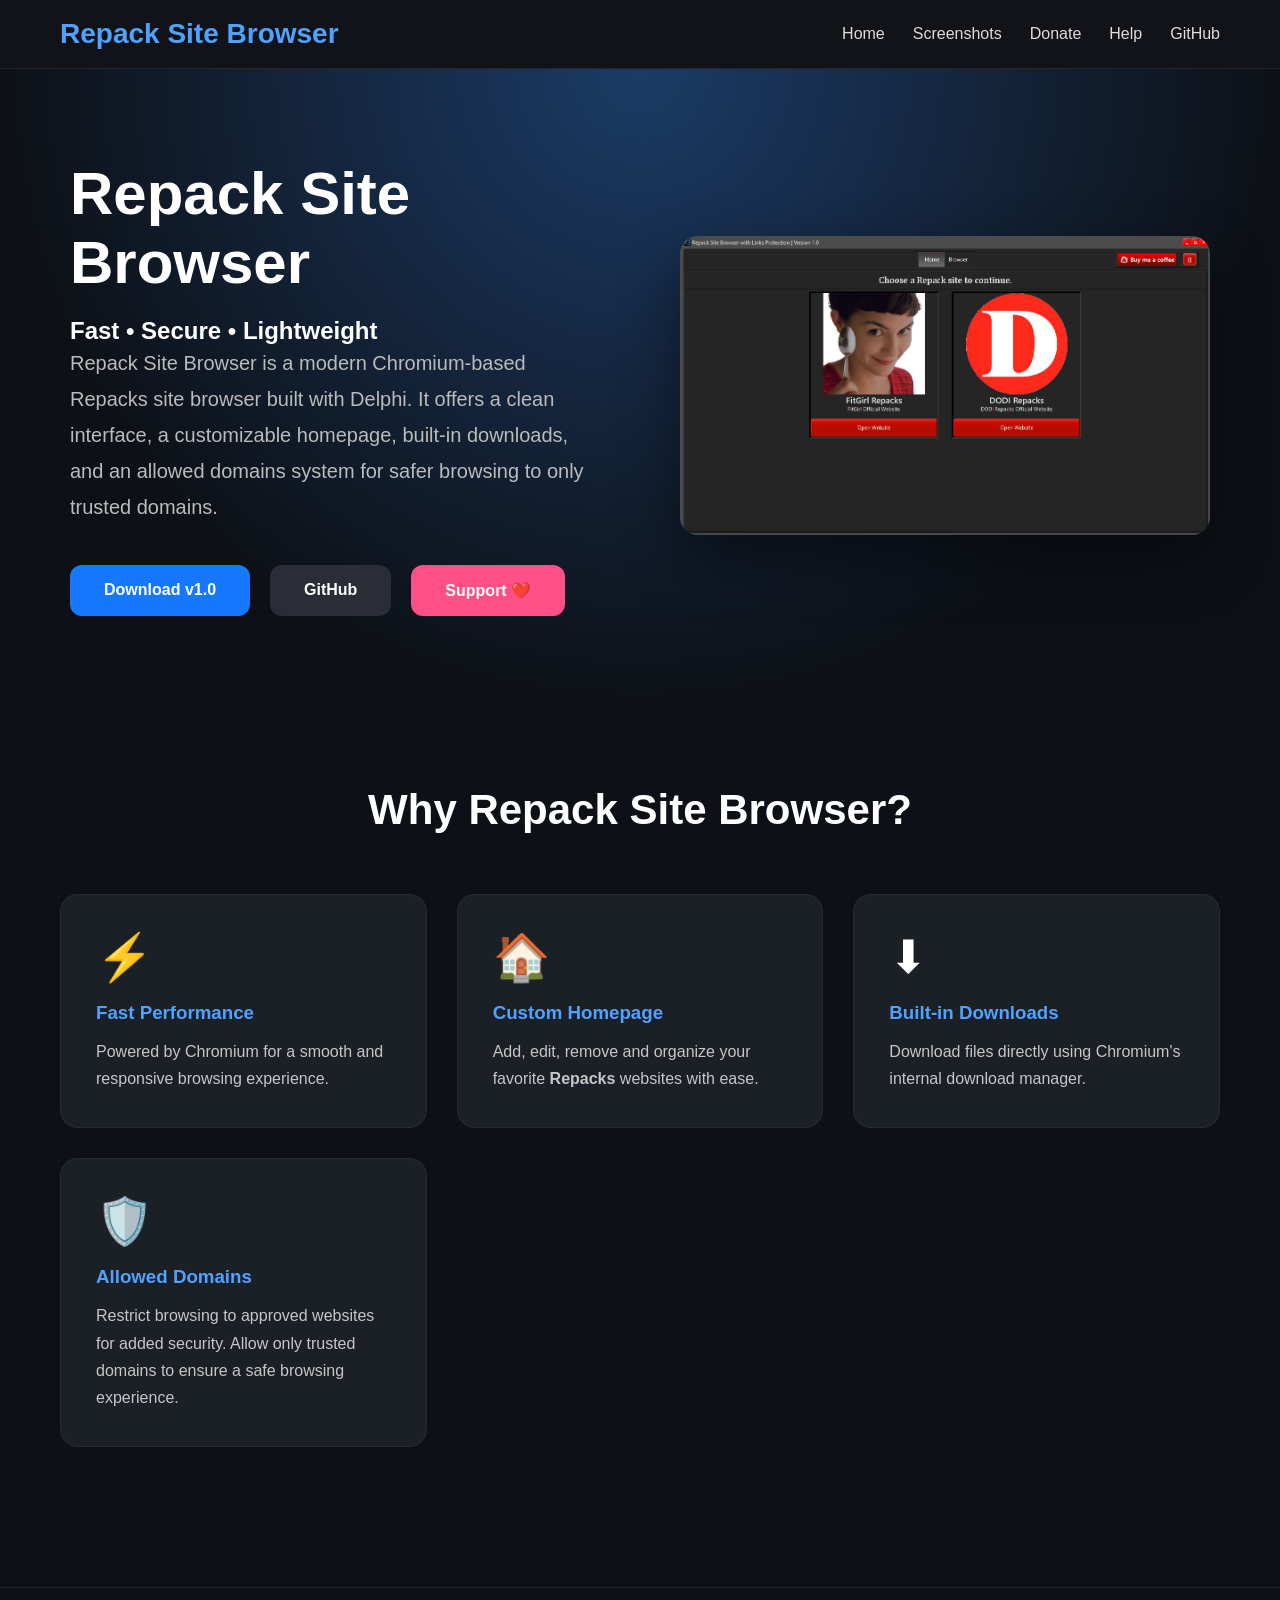
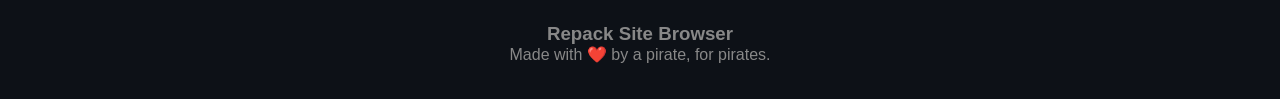
<file: index.html>
<!DOCTYPE html>
<html lang="en">
<head>
    <meta charset="UTF-8">
    <meta name="viewport" content="width=device-width, initial-scale=1.0">
    <title>Repack Site Browser</title>

    <link rel="stylesheet" href="css/style.css">
</head>

<body>

<header class="navbar">

    <div class="logo">
        Repack Site Browser
    </div>

    <nav>

        <a href="index.html">Home</a>

        <a href="screenshots.html">Screenshots</a>

        <a href="donate.html">Donate</a>

        <a href="help.html">Help</a>

        <a href="https://github.com/AKhaleelBaloch/repack-browser-app/" target="_blank">
            GitHub
        </a>

    </nav>

</header>

<section class="hero">

    <div class="heroText">

        <h1>Repack Site Browser</h1>

        <h2>
            Fast • Secure • Lightweight
        </h2>

        <p>
            Repack Site Browser is a modern Chromium-based Repacks site browser built with Delphi.
            It offers a clean interface, a customizable homepage,
            built-in downloads, and an allowed domains system for safer browsing to only trusted domains.
        </p>

        <div class="heroButtons">

            <a class="downloadButton" href="https://github.com/AKhaleelBaloch/repack-browser-app/releases" target="_blank">
                Download v1.0
            </a>

            <a class="githubButton"
               href="https://github.com/AKhaleelBaloch/repack-browser-app"
               target="_blank">
                GitHub
            </a>

            <a class="donateButton"
               href="donate.html">
                Support ❤️
            </a>

        </div>

    </div>

    <div class="heroImage">

        <a href="screenshots.html">
            <img src="images/1.png" alt="See Screenshots">
        </a>

    </div>

</section>



<section class="features">

    <h2 class="sectionTitle">
        Why Repack Site Browser?
    </h2>

    <div class="featureGrid">

        <div class="featureCard">
            <div class="icon">⚡</div>
            <h3>Fast Performance</h3>
            <p>
                Powered by Chromium for a smooth and responsive browsing experience.
            </p>
        </div>

        <div class="featureCard">
            <div class="icon">🏠</div>
            <h3>Custom Homepage</h3>
            <p>
                Add, edit, remove and organize your favorite <b>Repacks</b> websites with ease.
            </p>
        </div>

        <div class="featureCard">
            <div class="icon">⬇</div>
            <h3>Built-in Downloads</h3>
            <p>
                Download files directly using Chromium's internal download manager.
            </p>
        </div>

        <div class="featureCard">
            <div class="icon">🛡️</div>
            <h3>Allowed Domains</h3>
            <p>
                Restrict browsing to approved websites for added security. Allow only trusted domains to ensure a safe browsing experience.
            </p>
        </div>

    </div>

</section>


<footer>

    <h3>Repack Site Browser</h3>

    <p class="copyright">
Made with ❤️ by a pirate, for pirates.
    </p>

</footer>

<div id="toast" class="toast">
    ✔ Copied to clipboard
</div>

<script src="js/script.js"></script>

</body>
</html>
</file>
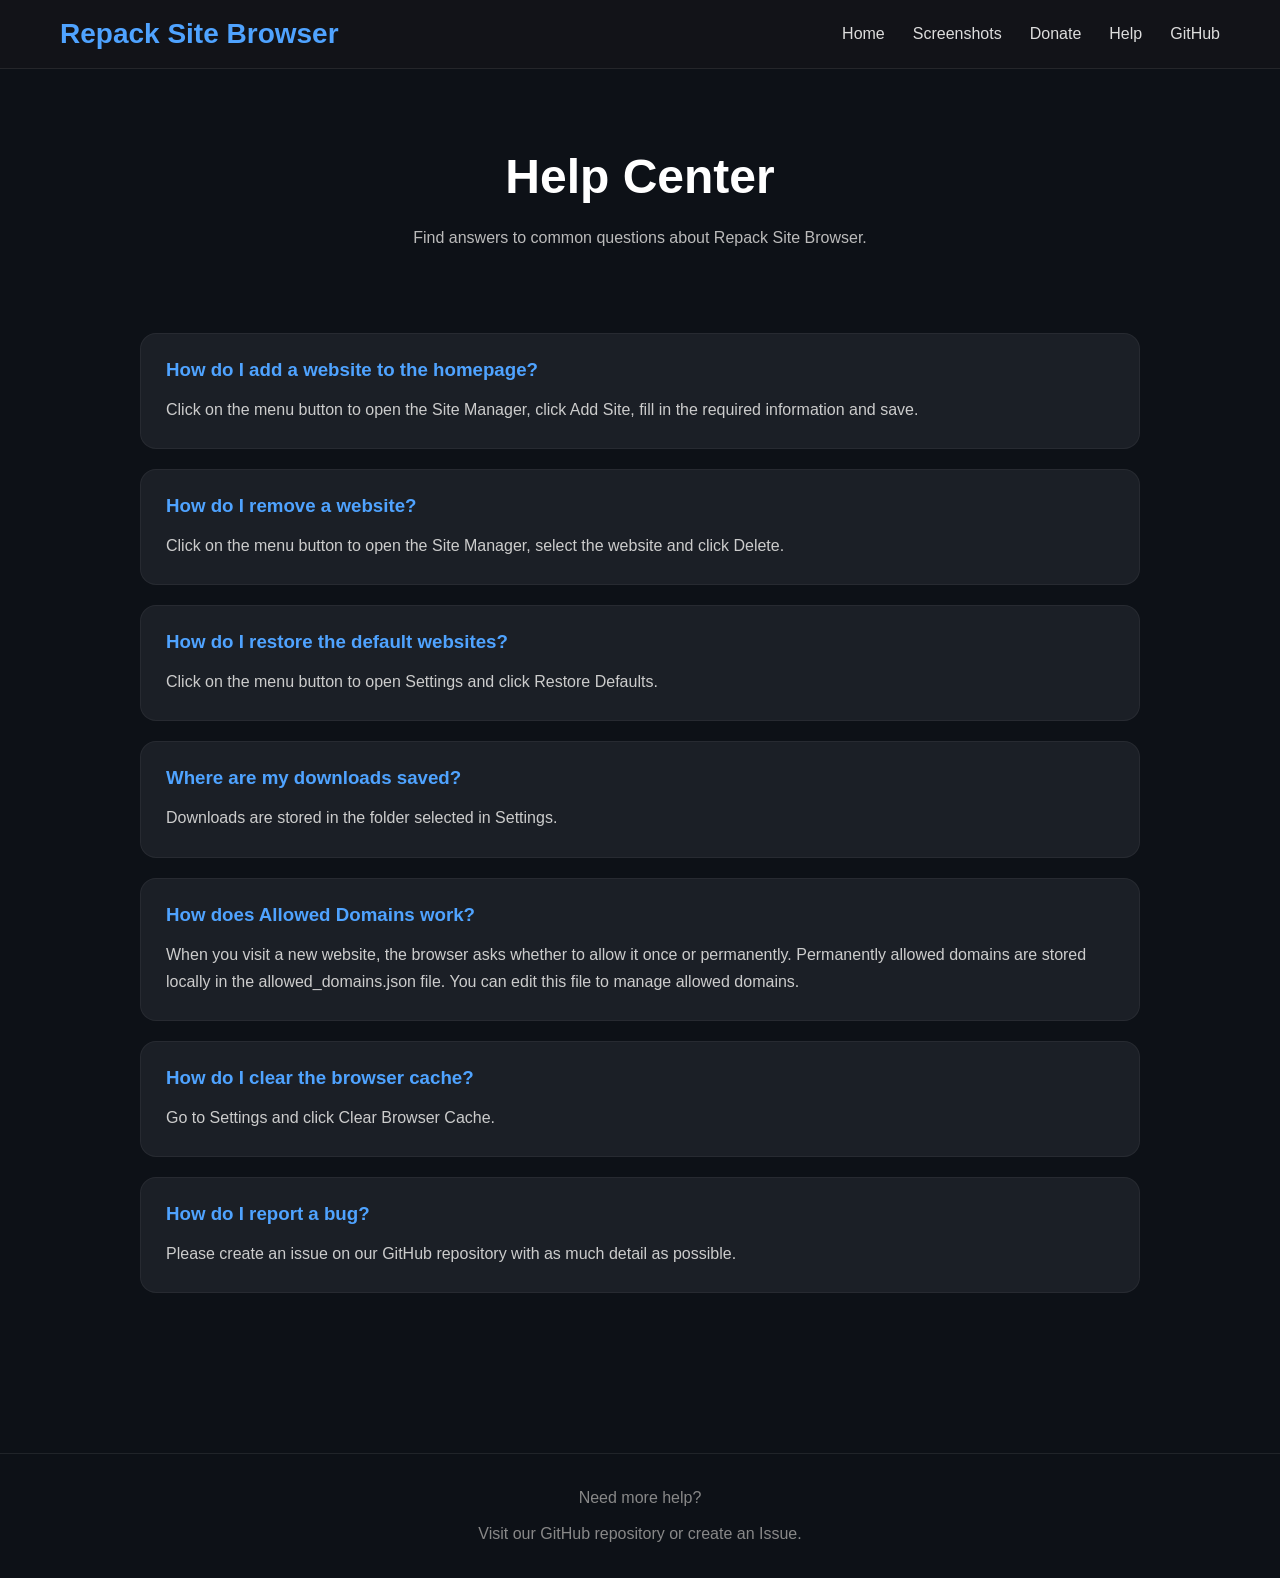
<file: help.html>
<!DOCTYPE html>
<html lang="en">

<head>

<meta charset="UTF-8">
<meta name="viewport" content="width=device-width, initial-scale=1.0">

<title>Repack Site Browser - Help</title>

<link rel="stylesheet" href="css/style.css">

</head>

<body>

<header class="navbar">

    <div class="logo">
        Repack Site Browser
    </div>

    <nav>

        <a href="index.html">Home</a>

        <a href="screenshots.html">Screenshots</a>

        <a href="donate.html">Donate</a>

        <a href="help.html">Help</a>

        <a href="https://github.com/AKhaleelBaloch/repack-browser" target="_blank">
            GitHub
        </a>

    </nav>

</header>

<section class="pageHeader">

    <h1>Help Center</h1>

    <p>
        Find answers to common questions about Repack Site Browser.
    </p>

</section>

<section class="faq">

<div class="faqItem">

<h3>How do I add a website to the homepage?</h3>

<p>
Click on the menu button to open the Site Manager, click Add Site, fill in the required information and save.
</p>

</div>

<div class="faqItem">

<h3>How do I remove a website?</h3>

<p>
Click on the menu button to open the Site Manager, select the website and click Delete.
</p>

</div>

<div class="faqItem">

<h3>How do I restore the default websites?</h3>

<p>
Click on the menu button to open Settings and click Restore Defaults.
</p>

</div>

<div class="faqItem">

<h3>Where are my downloads saved?</h3>

<p>
Downloads are stored in the folder selected in Settings.
</p>

</div>

<div class="faqItem">

<h3>How does Allowed Domains work?</h3>

<p>
When you visit a new website, the browser asks whether to allow it once or permanently. Permanently allowed domains are stored locally in the allowed_domains.json file. You can edit this file to manage allowed domains.
</p>

</div>

<div class="faqItem">

<h3>How do I clear the browser cache?</h3>

<p>
Go to Settings and click Clear Browser Cache.
</p>

</div>

<div class="faqItem">

<h3>How do I report a bug?</h3>

<p>
Please create an issue on our GitHub repository with as much detail as possible.
</p>

</div>

</section>

<footer>

Need more help?

<br><br>

Visit our GitHub repository or create an Issue.

</footer>

</body>

</html>
</file>
<file: css/style.css>
/* ===========================
   DO FIT Browser
   Windows 11 Fluent UI Theme
=========================== */

*{
    margin:0;
    padding:0;
    box-sizing:border-box;
}

html{
    scroll-behavior:smooth;
}

body{
    font-family:"Segoe UI",Arial,sans-serif;
    background:#0d1117;
    color:#fff;
    overflow-x:hidden;
}

/* Links */

a{
    color:inherit;
    text-decoration:none;
}

/* ===========================
   Navigation
=========================== */

.navbar{

    position:sticky;
    top:0;

    display:flex;
    justify-content:space-between;
    align-items:center;

    padding:18px 60px;

    background:rgba(20,20,25,.80);

    backdrop-filter:blur(20px);

    border-bottom:1px solid rgba(255,255,255,.08);

    z-index:999;
}

.logo{

    font-size:28px;
    font-weight:bold;

    color:#4fa3ff;
}

nav{

    display:flex;

    gap:28px;
}

nav a{

    transition:.25s;

    color:#ddd;
}

nav a:hover{

    color:#4fa3ff;
}

/* ===========================
   Hero
=========================== */

.hero{

    display:flex;

    align-items:center;

    justify-content:space-between;

    gap:80px;

    padding:90px 70px;

    background:
    radial-gradient(circle at top,#1b3b66 0%,#0d1117 70%);
}

.heroText{

    flex:1;
}

.heroText h1{

    font-size:60px;

    margin-bottom:20px;
}

.heroText p{

    font-size:20px;

    color:#bbbbbb;

    line-height:1.8;

    margin-bottom:40px;
}

.heroButtons{

    display:flex;

    gap:20px;

    flex-wrap:wrap;
}

.heroImage{

    flex:1;

    text-align:center;
}

.heroImage img{

    width:100%;

    max-width:700px;

    border-radius:18px;

    box-shadow:0 25px 60px rgba(0,0,0,.45);

    transition:.35s;
}

.heroImage img:hover{

    transform:scale(1.02);
}

/* ===========================
   Buttons
=========================== */

.downloadButton,
.githubButton,
.donateButton{

    display:inline-block;

    padding:16px 34px;

    border-radius:12px;

    font-weight:bold;

    transition:.3s;
}

.downloadButton{

    background:#1678ff;
}

.downloadButton:hover{

    background:#3390ff;

    transform:translateY(-3px);

    box-shadow:0 15px 40px rgba(0,120,255,.45);
}

.githubButton{

    background:#2a2d35;
}

.githubButton:hover{

    background:#3b82f6;
}

.donateButton{

    background:#ff4f87;
}

.donateButton:hover{

    background:#ff6ca0;
}

/* ===========================
   Section Title
=========================== */

.sectionTitle{

    text-align:center;

    font-size:42px;

    margin-bottom:60px;
}

/* ===========================
   Features
=========================== */

.features{

    padding:80px 60px;
}

.featureGrid{

    display:grid;

    grid-template-columns:repeat(auto-fit,minmax(300px,1fr));

    gap:30px;
}

.featureCard{

    background:#1b1f26;

    border-radius:18px;

    padding:35px;

    border:1px solid rgba(255,255,255,.05);

    transition:.35s;
}

.featureCard:hover{

    transform:translateY(-8px);

    border-color:#4fa3ff;

    box-shadow:0 18px 40px rgba(0,0,0,.35);
}

.icon{

    font-size:46px;

    margin-bottom:18px;
}

.featureCard h3{

    margin-bottom:14px;

    color:#4fa3ff;
}

.featureCard p{

    color:#c6c6c6;

    line-height:1.7;
}

/* ===========================
   Latest Release
=========================== */

.latestRelease{

    text-align:center;

    padding:80px 20px;
}

.latestRelease h2{

    color:#4fa3ff;

    margin-bottom:20px;
}

.latestRelease h1{

    font-size:54px;

    margin-bottom:20px;
}

.latestRelease p{

    color:#bcbcbc;

    margin-bottom:35px;
}

/* ===========================
   Footer
=========================== */

footer{

    margin-top:60px;

    padding:35px;

    text-align:center;

    border-top:1px solid rgba(255,255,255,.08);

    color:#888;
}

/* ===========================
   Responsive
=========================== */

@media(max-width:1100px){

.hero{

    flex-direction:column;

    text-align:center;

    padding:60px 30px;
}

.heroButtons{

    justify-content:center;
}

.navbar{

    flex-direction:column;

    gap:20px;

    padding:20px;
}

nav{

    flex-wrap:wrap;

    justify-content:center;
}

.heroText h1{

    font-size:42px;
}

.heroText p{

    font-size:18px;
}

.features{

    padding:50px 25px;
}

.sectionTitle{

    font-size:34px;
}

.latestRelease h1{

    font-size:38px;
}

.heroText h2{

    margin-bottom:20px;

    color:#4fa3ff;

    font-weight:500;

    font-size:28px;
}

}

/* ===========================
   Donate Page
=========================== */

.pageHeader{

    text-align:center;

    padding:80px 20px;
}

.pageHeader h1{

    font-size:48px;

    margin-bottom:20px;
}

.pageHeader p{

    max-width:700px;

    margin:auto;

    color:#bbbbbb;

    line-height:1.8;
}

.screenshots{

    width:min(1200px,90%);

    margin:auto;

    padding-bottom:80px;
}

.screenshotGrid{

    display:grid;

    grid-template-columns:repeat(auto-fit,minmax(320px,1fr));

    gap:30px;

}

.screenshotCard{

    background:#1b1f26;

    border-radius:18px;

    padding:25px;

    border:1px solid rgba(255,255,255,.05);

    transition:.3s;
}

.screenshotCard:hover{

    transform:translateY(-8px);

    border-color:#4fa3ff;

}

.screenshotCard img{

    width:100%;

    border-radius:18px;

    box-shadow:0 25px 60px rgba(0,0,0,.35);

}

.screenshotCard textarea{

    width:100%;

    margin-top:20px;

    min-height:120px;

    border-radius:16px;

    border:1px solid rgba(255,255,255,.12);

    background:#0d1117;

    color:#fff;

    padding:18px;

    resize:vertical;

    font-family:inherit;

    font-size:15px;

    line-height:1.6;
}

.screenshotCard textarea:focus{

    outline:none;

    border-color:#4fa3ff;

    box-shadow:0 0 0 3px rgba(79,163,255,.12);

}

.donationGrid{

    width:min(1200px,90%);

    margin:auto;

    display:grid;

    grid-template-columns:repeat(auto-fit,minmax(320px,1fr));

    gap:30px;

    margin-bottom:80px;
}

.donationCard{

    background:#1b1f26;

    padding:35px;

    border-radius:18px;

    border:1px solid rgba(255,255,255,.05);

    transition:.3s;
}

.donationCard:hover{

    transform:translateY(-8px);

    border-color:#4fa3ff;
}

.donationCard h2{

    margin-bottom:20px;

    color:#4fa3ff;
}

.donationCard p{

    word-break:break-all;

    margin-bottom:25px;

    color:#d5d5d5;
}

.donationCard button{

    width:100%;

    padding:15px;

    border:none;

    border-radius:10px;

    background:#1678ff;

    color:white;

    font-size:16px;

    cursor:pointer;

    transition:.25s;
}

.donationCard button:hover{

    background:#3390ff;
}


.qrImage{

    width:180px;

    height:180px;

    object-fit:contain;

    display:block;

    margin:20px auto;

    background:#ffffff;

    border-radius:12px;

    padding:10px;
}


/* ===========================
   Help Page
=========================== */

.faq{

    width:min(1000px,90%);

    margin:auto;

    padding-bottom:80px;
}

.faqItem{

    background:#1b1f26;

    margin-bottom:20px;

    padding:25px;

    border-radius:16px;

    border:1px solid rgba(255,255,255,.05);

    transition:.3s;
}

.faqItem:hover{

    border-color:#4fa3ff;

    transform:translateY(-3px);
}

.faqItem h3{

    color:#4fa3ff;

    margin-bottom:15px;
}

.faqItem p{

    color:#cccccc;

    line-height:1.7;
}

/* ===========================
   Toast Notification
=========================== */

.toast{

    position:fixed;

    right:25px;

    bottom:25px;

    background:#1b1f26;

    color:#fff;

    padding:15px 22px;

    border-radius:12px;

    border-left:4px solid #1678ff;

    box-shadow:0 10px 30px rgba(0,0,0,.35);

    font-size:15px;

    opacity:0;

    visibility:hidden;

    transform:translateY(30px);

    transition:.35s;

    z-index:9999;
}

.toast.show{

    opacity:1;

    visibility:visible;

    transform:translateY(0);
}

/* ===========================
   Lightbox / Image modal
=========================== */

.lightbox{
    position:fixed;
    inset:0;
    display:none;
    align-items:center;
    justify-content:center;
    background:rgba(5,7,10,0.75);
    z-index:10000;
    padding:40px;
}

.lightbox.show{
    display:flex;
}

.lightbox .content{
    max-width:1100px;
    width:100%;
    max-height:90vh;
    border-radius:12px;
    overflow:hidden;
    background:#0d1117;
    padding:12px;
    position:relative;
}

.lightbox img{
    width:100%;
    height:auto;
    display:block;
    border-radius:8px;
}

.lightbox .close{
    position:absolute;
    top:12px;
    right:12px;
    color:#fff;
    background:rgba(0,0,0,0.45);
    border-radius:8px;
    padding:8px 10px;
    cursor:pointer;
    font-size:18px;
    border:1px solid rgba(255,255,255,0.06);
}

.screenshotCard img{
    cursor:zoom-in;
}
</file>
